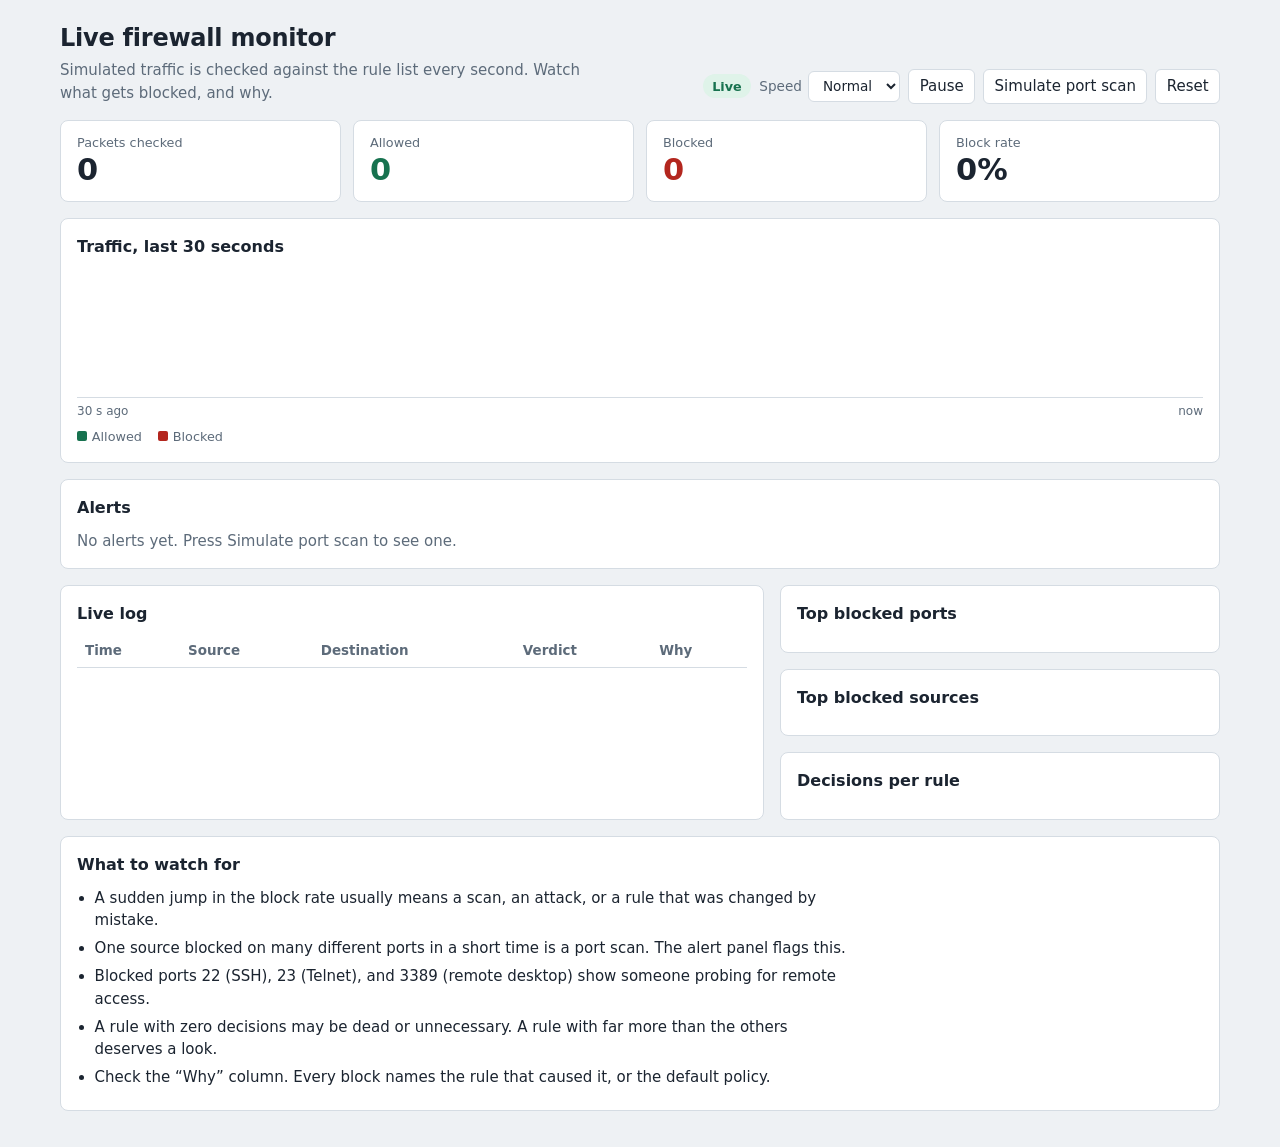
<file: firewall-sim/docs/monitor.html>
<!doctype html>
<html lang="en">
<head>
<meta charset="utf-8">
<meta name="viewport" content="width=device-width, initial-scale=1, viewport-fit=cover">
<title>Live firewall monitor</title>
<style>
:root{--bg:#eef1f4;--panel:#fff;--ink:#1b2430;--muted:#5d6b7a;--line:#d5dce3;--allow:#17724f;--allow-bg:#dff3e9;--block:#b3261e;--block-bg:#fbe3e1;--accent:#2b4c7e;--warn:#7a4b00;--warn-bg:#fff0cc;--mono:ui-monospace,"SF Mono",Consolas,"Liberation Mono",monospace;color-scheme:light;box-sizing:border-box;padding-top:env(safe-area-inset-top,0px);padding-bottom:env(safe-area-inset-bottom,0px)}
@media (prefers-color-scheme:dark){:root:not([data-theme="light"]){--bg:#12171d;--panel:#1b222b;--ink:#e6ebf0;--muted:#96a3b1;--line:#2d3945;--allow:#5fd1a1;--allow-bg:#153a2c;--block:#ff8a80;--block-bg:#43201e;--accent:#8fb2e8;--warn:#f2c46d;--warn-bg:#3d3015;color-scheme:dark}}
:root[data-theme="dark"]{--bg:#12171d;--panel:#1b222b;--ink:#e6ebf0;--muted:#96a3b1;--line:#2d3945;--allow:#5fd1a1;--allow-bg:#153a2c;--block:#ff8a80;--block-bg:#43201e;--accent:#8fb2e8;--warn:#f2c46d;--warn-bg:#3d3015;color-scheme:dark}
html{scroll-padding-top:env(safe-area-inset-top,0px)}
*{box-sizing:border-box}
body{margin:0;background:var(--bg);color:var(--ink);font:15px/1.5 system-ui,"Segoe UI",sans-serif}
.wrap{max-width:1200px;margin:auto;padding:1.25rem}
header{display:flex;flex-wrap:wrap;gap:1rem;justify-content:space-between;align-items:flex-end;margin-bottom:1rem}
h1{margin:0;font-size:1.5rem;letter-spacing:-.01em}
.sub{margin:.2rem 0 0;color:var(--muted);max-width:55ch}
h2{margin:0 0 .6rem;font-size:1rem}
.ctl{display:flex;flex-wrap:wrap;gap:.5rem;align-items:center}
.ctl label{display:flex;gap:.35rem;align-items:center;font-size:.85rem;color:var(--muted)}
select,button{font:inherit;color:var(--ink);background:var(--panel);border:1px solid var(--line);border-radius:6px;padding:.35rem .65rem;cursor:pointer}
button:hover{border-color:var(--accent)}
:focus-visible{outline:2px solid var(--accent);outline-offset:2px}
.chip{padding:.15rem .6rem;border-radius:99px;font-size:.8rem;font-weight:600}
.chip.live{background:var(--allow-bg);color:var(--allow)}
.chip.paused{background:var(--warn-bg);color:var(--warn)}
.tiles{display:grid;grid-template-columns:repeat(auto-fit,minmax(150px,1fr));gap:.75rem;margin-bottom:1rem}
.tile{background:var(--panel);border:1px solid var(--line);border-radius:8px;padding:.75rem 1rem}
.tile span{display:block;font-size:.8rem;color:var(--muted)}
.tile b{font-size:1.9rem;font-variant-numeric:tabular-nums;line-height:1.2}
.tile.a b{color:var(--allow)}.tile.b b{color:var(--block)}
.panel{background:var(--panel);border:1px solid var(--line);border-radius:8px;padding:1rem;margin-bottom:1rem}
.chart{display:flex;align-items:flex-end;gap:3px;height:130px;border-bottom:1px solid var(--line)}
.col{flex:1;display:flex;flex-direction:column;justify-content:flex-end;height:100%;min-width:0}
.col i{display:block;width:100%}
.col .ba{background:var(--allow)}.col .bb{background:var(--block)}
.axis{display:flex;justify-content:space-between;font-size:.75rem;color:var(--muted);margin-top:.25rem}
.legend{display:flex;gap:1rem;font-size:.8rem;color:var(--muted);margin-top:.4rem}
.legend i{display:inline-block;width:10px;height:10px;margin-right:.3rem;border-radius:2px}
.alert{background:var(--warn-bg);color:var(--warn);border-radius:6px;padding:.45rem .75rem;margin-bottom:.4rem;font-size:.9rem}
.empty{color:var(--muted);margin:0}
.cols{display:grid;grid-template-columns:minmax(0,1.6fr) minmax(0,1fr);gap:1rem}
@media (max-width:900px){.cols{grid-template-columns:minmax(0,1fr)}.wrap{padding:.9rem}}
.scroll{overflow-x:auto}
table{width:100%;border-collapse:collapse;font-size:.84rem}
th{text-align:left;font-weight:600;color:var(--muted);border-bottom:1px solid var(--line);padding:.35rem .5rem}
td{padding:.35rem .5rem;border-bottom:1px solid var(--line);vertical-align:top}
td.m{font-family:var(--mono);font-size:.8rem;white-space:nowrap}
.pill{display:inline-block;padding:.05rem .5rem;border-radius:99px;font-weight:600;font-size:.75rem}
.pill.ALLOW{background:var(--allow-bg);color:var(--allow)}.pill.BLOCK{background:var(--block-bg);color:var(--block)}
.bar-row{display:grid;grid-template-columns:120px 1fr 36px;gap:.5rem;align-items:center;font-size:.84rem;margin:.3rem 0}
.bar{height:9px;background:var(--line);border-radius:5px;overflow:hidden}.bar i{display:block;height:100%;background:var(--accent)}
.bar-row b{font-weight:500;text-align:right;font-variant-numeric:tabular-nums}
ul.watch{margin:0;padding-left:1.1rem}ul.watch li{margin:.35rem 0;max-width:80ch}
</style>
</head>
<body>
<div class="wrap">
<header>
  <div>
    <h1>Live firewall monitor</h1>
    <p class="sub">Simulated traffic is checked against the rule list every second. Watch what gets blocked, and why.</p>
  </div>
  <div class="ctl">
    <span id="chip" class="chip live">Live</span>
    <label>Speed <select id="speed"><option value="2">Slow</option><option value="5" selected>Normal</option><option value="10">Fast</option></select></label>
    <button id="pause">Pause</button>
    <button id="scan">Simulate port scan</button>
    <button id="reset">Reset</button>
  </div>
</header>

<section class="tiles" aria-label="Totals">
  <div class="tile"><span>Packets checked</span><b id="t-total">0</b></div>
  <div class="tile a"><span>Allowed</span><b id="t-allowed">0</b></div>
  <div class="tile b"><span>Blocked</span><b id="t-blocked">0</b></div>
  <div class="tile"><span>Block rate</span><b id="t-rate">0%</b></div>
</section>

<section class="panel">
  <h2>Traffic, last 30 seconds</h2>
  <div id="chart" class="chart" role="img" aria-label="Bar chart of allowed and blocked packets per second"></div>
  <div class="axis"><span>30 s ago</span><span>now</span></div>
  <div class="legend"><span><i style="background:var(--allow)"></i>Allowed</span><span><i style="background:var(--block)"></i>Blocked</span></div>
</section>

<section class="panel" aria-live="polite">
  <h2>Alerts</h2>
  <div id="alerts"><p class="empty">No alerts yet. Press Simulate port scan to see one.</p></div>
</section>

<div class="cols">
  <section class="panel">
    <h2>Live log</h2>
    <div class="scroll">
      <table>
        <thead><tr><th>Time</th><th>Source</th><th>Destination</th><th>Verdict</th><th>Why</th></tr></thead>
        <tbody id="log"></tbody>
      </table>
    </div>
  </section>
  <div>
    <section class="panel"><h2>Top blocked ports</h2><div id="ports"></div></section>
    <section class="panel"><h2>Top blocked sources</h2><div id="srcs"></div></section>
    <section class="panel"><h2>Decisions per rule</h2><div id="rules"></div></section>
  </div>
</div>

<section class="panel">
  <h2>What to watch for</h2>
  <ul class="watch">
    <li>A sudden jump in the block rate usually means a scan, an attack, or a rule that was changed by mistake.</li>
    <li>One source blocked on many different ports in a short time is a port scan. The alert panel flags this.</li>
    <li>Blocked ports 22 (SSH), 23 (Telnet), and 3389 (remote desktop) show someone probing for remote access.</li>
    <li>A rule with zero decisions may be dead or unnecessary. A rule with far more than the others deserves a look.</li>
    <li>Check the “Why” column. Every block names the rule that caused it, or the default policy.</li>
  </ul>
</section>
</div>

<script>
const RULES=[
{id:1,a:'BLOCK',proto:'any',port:null,src:'203.0.113.',d:'Known-bad network'},
{id:2,a:'ALLOW',proto:'TCP',port:443,src:'',d:'Allow HTTPS'},
{id:3,a:'ALLOW',proto:'TCP',port:80,src:'',d:'Allow HTTP'},
{id:4,a:'ALLOW',proto:'UDP',port:53,src:'',d:'Allow DNS'},
{id:5,a:'ALLOW',proto:'TCP',port:22,src:'192.168.1.',d:'SSH from office LAN'},
{id:6,a:'BLOCK',proto:'TCP',port:22,src:'',d:'Block SSH from others'},
{id:7,a:'BLOCK',proto:'TCP',port:23,src:'',d:'Block Telnet'},
{id:8,a:'ALLOW',proto:'ICMP',port:null,src:'192.168.1.',d:'Ping from LAN'}
];
const SVC={21:'FTP',22:'SSH',23:'Telnet',25:'SMTP',110:'POP3',135:'RPC',139:'NetBIOS',445:'SMB',1433:'SQL Server',3306:'MySQL',3389:'RDP',5900:'VNC',8080:'HTTP alt'};
const rnd=a=>a[Math.floor(Math.random()*a.length)];
const hms=()=>new Date().toLocaleTimeString([], {hour12:false});

function decide(p){
  for(const r of RULES){
    if(r.proto!=='any'&&r.proto!==p.proto)continue;
    if(r.port!==null&&r.port!==p.port)continue;
    if(r.src&&!p.src.startsWith(r.src))continue;
    return {v:r.a,id:r.id,d:r.d};
  }
  return {v:'BLOCK',id:0,d:'Default policy'};
}
const SERVICES=[['TCP',443],['TCP',443],['TCP',443],['TCP',80],['TCP',80],['UDP',53],['UDP',53],['TCP',22],['TCP',23],['TCP',3389],['TCP',3306],['UDP',123],['ICMP',null]];
function genPacket(){
  const r=Math.random();
  const src=r<.4?'192.168.1.'+(10+Math.floor(Math.random()*40)):r<.85?rnd(['198.51.100.23','45.33.32.156','8.8.4.4','104.18.2.9','151.101.1.69']):'203.0.113.'+(1+Math.floor(Math.random()*200));
  const s=rnd(SERVICES);
  return {src:src,dst:rnd(['192.168.1.1','192.168.1.50','10.0.0.1']),proto:s[0],port:s[1]};
}

let S,B,LOG,ALERTS,T,LAST,paused=false,scanLeft=0,scanIdx=0;
const SCANPORTS=[21,22,23,25,110,135,139,445,1433,3306,3389,5900,8080];
function init(){
  S={total:0,allowed:0,blocked:0,ports:{},srcs:{},rules:{}};
  B=Array.from({length:30},()=>({a:0,b:0}));
  LOG=[];ALERTS=[];T={};LAST={};scanLeft=0;scanIdx=0;
}
function trackScan(p){
  const now=Date.now();
  const a=(T[p.src]=(T[p.src]||[]).filter(x=>now-x.t<15000));
  a.push({t:now,port:p.port});
  const ports=new Set(a.map(x=>x.port).filter(Boolean));
  if(ports.size>=5&&(!LAST[p.src]||now-LAST[p.src]>30000)){
    LAST[p.src]=now;
    ALERTS.unshift({t:hms(),m:'Possible port scan: '+p.src+' was blocked on '+ports.size+' different ports in 15 seconds.'});
    if(ALERTS.length>5)ALERTS.pop();
  }
}
function handle(p){
  const d=decide(p),b=B[B.length-1];
  S.total++;
  if(d.v==='ALLOW'){S.allowed++;b.a++;}
  else{S.blocked++;b.b++;if(p.port)S.ports[p.port]=(S.ports[p.port]||0)+1;S.srcs[p.src]=(S.srcs[p.src]||0)+1;trackScan(p);}
  S.rules[d.id]=(S.rules[d.id]||0)+1;
  LOG.unshift({t:hms(),p:p,d:d});
  if(LOG.length>14)LOG.pop();
}
function tick(){
  if(paused)return;
  B.shift();B.push({a:0,b:0});
  const n=Number(document.getElementById('speed').value);
  for(let i=0;i<n;i++)handle(genPacket());
  if(scanLeft>0){
    for(let i=0;i<4;i++){handle({src:'45.33.32.156',dst:'192.168.1.50',proto:'TCP',port:SCANPORTS[scanIdx%SCANPORTS.length]});scanIdx++;}
    scanLeft--;
  }
  render();
}
const $=id=>document.getElementById(id);
function bars(el,pairs,label){
  const max=Math.max(1,...pairs.map(p=>p[1]));
  $(el).innerHTML=pairs.length?pairs.map(p=>'<div class="bar-row"><span>'+label(p[0])+'</span><div class="bar"><i style="width:'+(p[1]/max*100)+'%"></i></div><b>'+p[1]+'</b></div>').join(''):'<p class="empty">Nothing yet.</p>';
}
const top=(o,n)=>Object.entries(o).sort((a,b)=>b[1]-a[1]).slice(0,n);
function render(){
  $('t-total').textContent=S.total;
  $('t-allowed').textContent=S.allowed;
  $('t-blocked').textContent=S.blocked;
  $('t-rate').textContent=(S.total?Math.round(S.blocked/S.total*100):0)+'%';
  const max=Math.max(5,...B.map(x=>x.a+x.b));
  $('chart').innerHTML=B.map(x=>'<div class="col"><i class="bb" style="height:'+(x.b/max*100)+'%"></i><i class="ba" style="height:'+(x.a/max*100)+'%"></i></div>').join('');
  $('alerts').innerHTML=ALERTS.length?ALERTS.map(a=>'<div class="alert"><b>'+a.t+'</b> '+a.m+'</div>').join(''):'<p class="empty">No alerts yet. Press Simulate port scan to see one.</p>';
  $('log').innerHTML=LOG.map(l=>'<tr><td class="m">'+l.t+'</td><td class="m">'+l.p.src+'</td><td class="m">'+l.p.dst+(l.p.port?':'+l.p.port:'')+' '+l.p.proto+'</td><td><span class="pill '+l.d.v+'">'+l.d.v+'</span></td><td>'+(l.d.id?'Rule '+l.d.id+': ':'')+l.d.d+'</td></tr>').join('');
  bars('ports',top(S.ports,5),p=>'Port '+p+(SVC[p]?' ('+SVC[p]+')':''));
  bars('srcs',top(S.srcs,5),s=>'<span style="font-family:var(--mono);font-size:.8rem">'+s+'</span>');
  bars('rules',top(S.rules,8),id=>id==='0'?'Default policy':'Rule '+id);
}
$('pause').onclick=()=>{
  paused=!paused;
  $('pause').textContent=paused?'Resume':'Pause';
  $('chip').textContent=paused?'Paused':'Live';
  $('chip').className='chip '+(paused?'paused':'live');
};
$('scan').onclick=()=>{scanLeft=4;scanIdx=0;if(paused)$('pause').onclick();tick();};
$('reset').onclick=()=>{init();render();};
init();render();setInterval(tick,1000);
</script>
</body>
</html>
</file>
